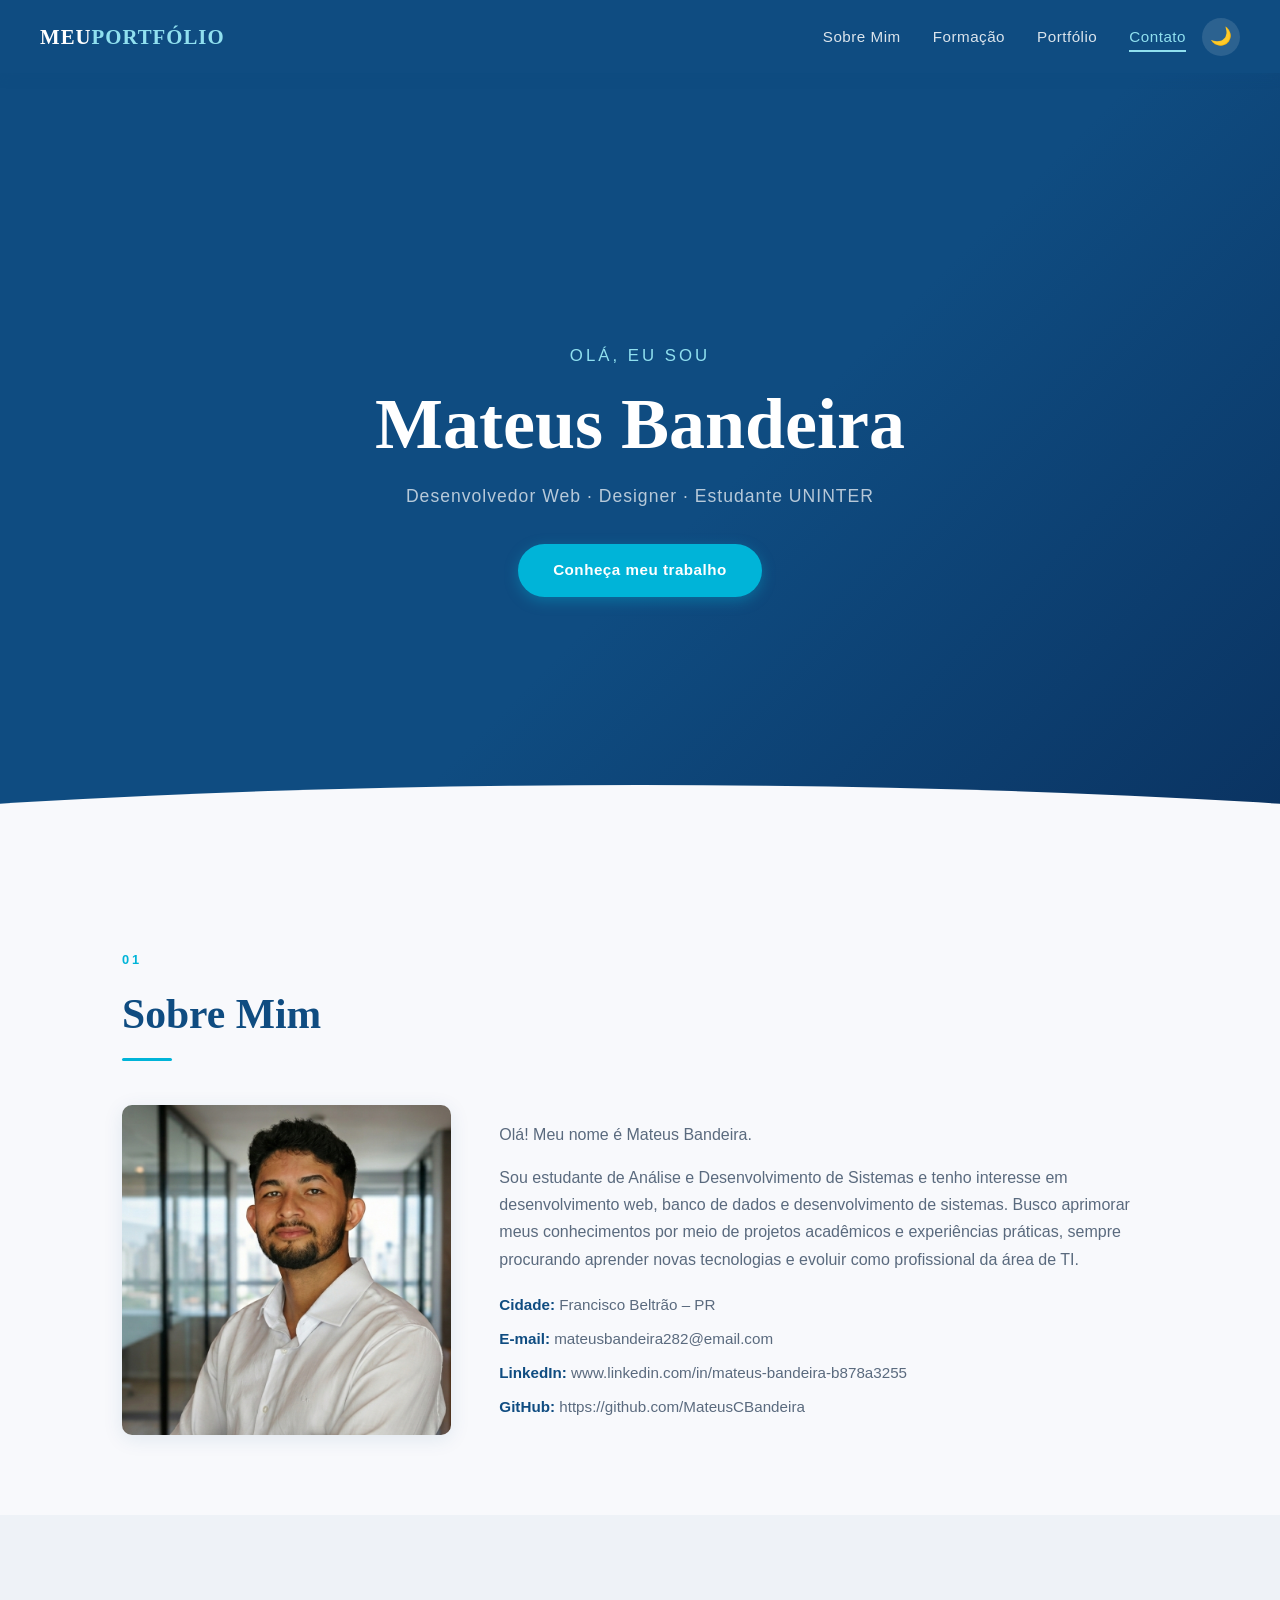
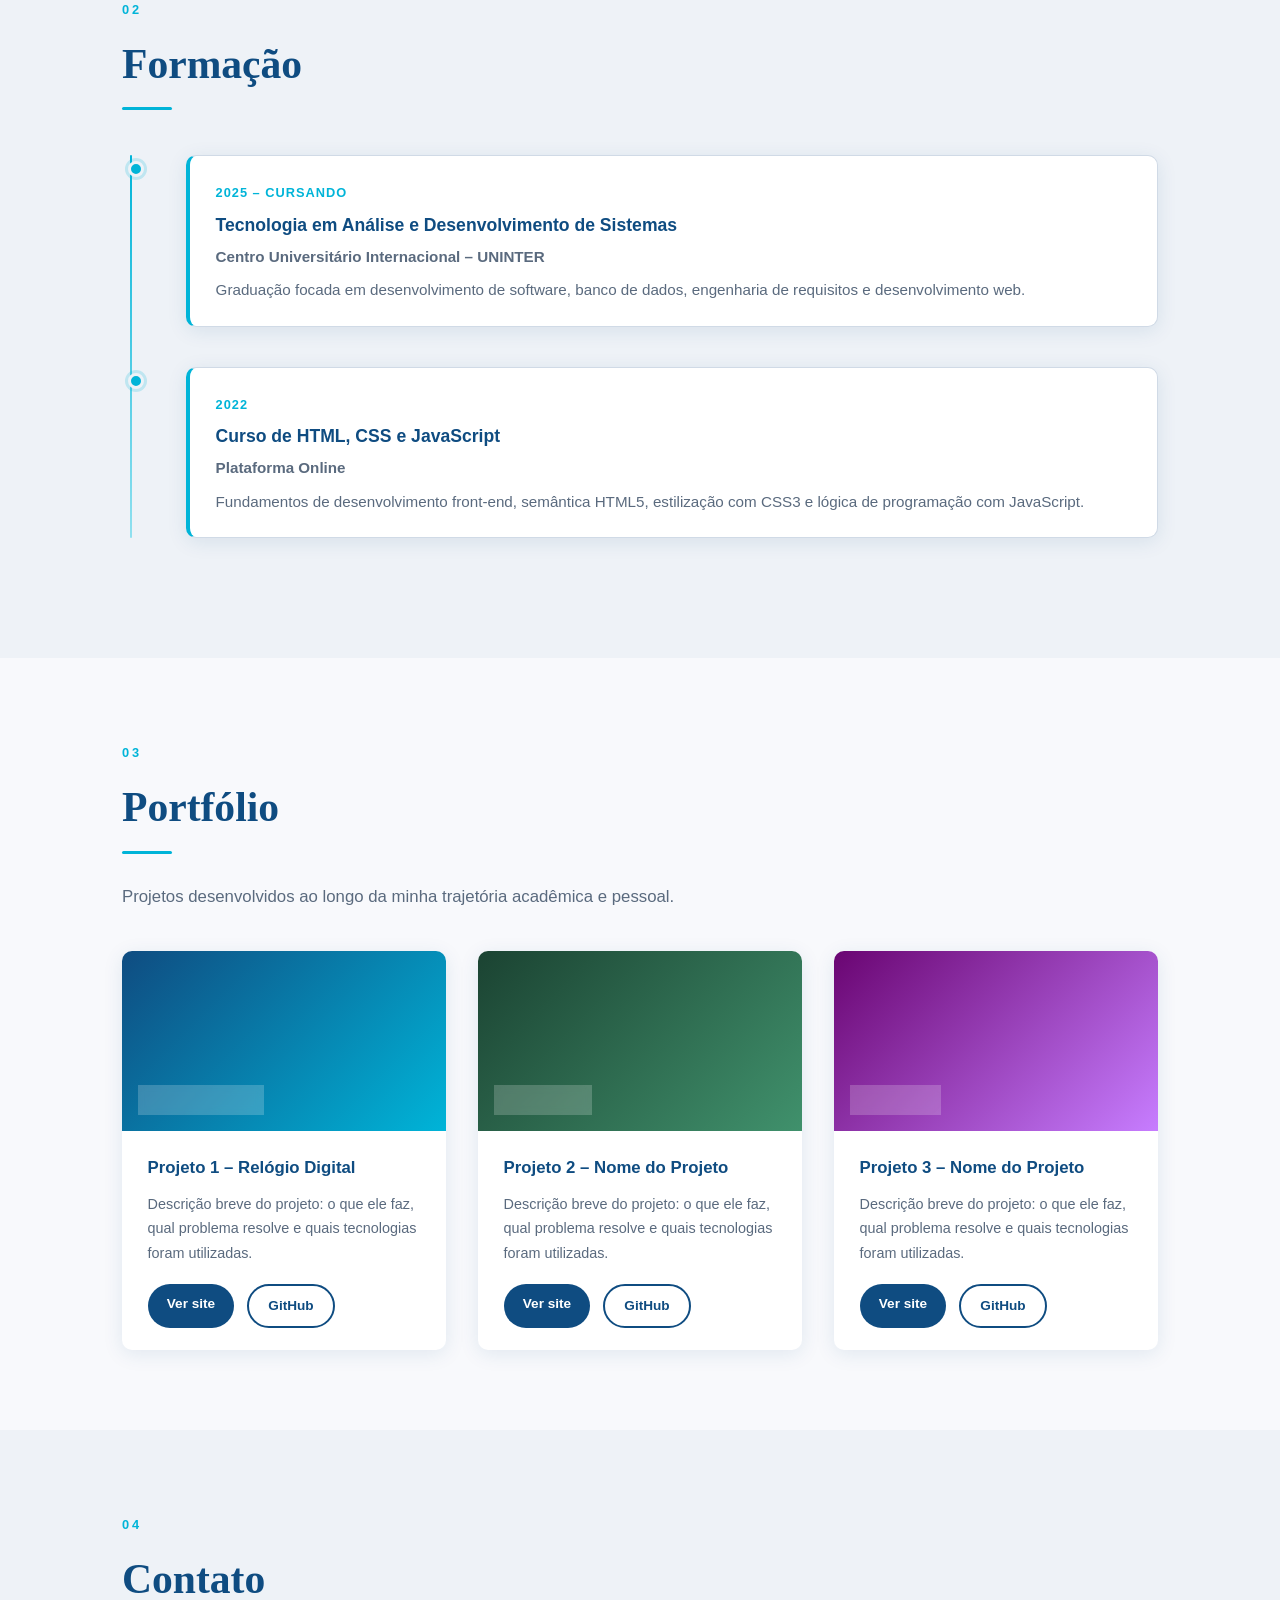
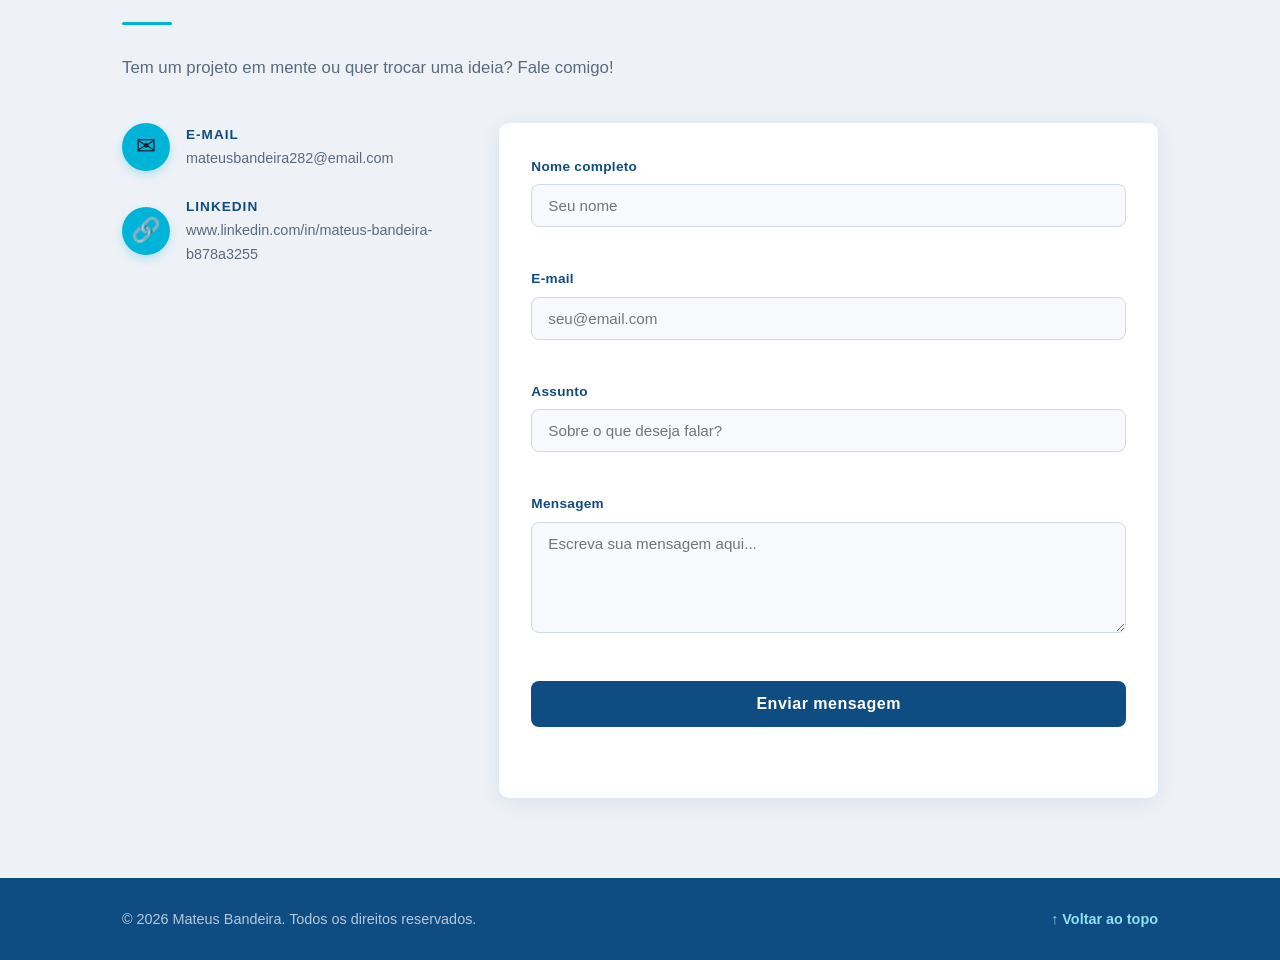
<file: index.html>
<!--
  Portfólio Pessoal - Mateus Bandeira
  Atividade Prática - Fundamentos da Programação Web (UNINTER)
  Estrutura: Single Page Website com navegação por âncoras.
  Tecnologias: HTML5, CSS3 e JavaScript  (sem frameworks/bibliotecas).
-->
<!DOCTYPE html>
<html lang="pt-BR">
<head>
  <meta charset="UTF-8" />
  <meta name="viewport" content="width=device-width, initial-scale=1.0" />
  <title>Portfólio Pessoal - Mateus Bandeira</title>
  <link rel="stylesheet" href="css/estilo.css" />
</head>
<body>

  <!-- ===========================
       NAVEGAÇÃO (menu fixo presente em todas as seções, exigência do item 3 do PDF)
  =========================== -->
  <header id="topo">
    <nav class="navbar">
      <div class="logo">MEU<span>PORTFÓLIO</span></div>
      <div class="nav-direita">
        <ul class="nav-links" id="navLinks">
          <li><a href="#sobre">Sobre Mim</a></li>
          <li><a href="#formacao">Formação</a></li>
          <li><a href="#portfolio">Portfólio</a></li>
          <li><a href="#contato">Contato</a></li>
        </ul>
        <button class="tema-toggle" id="temaToggle" aria-label="Alternar tema claro/escuro" title="Alternar tema">🌙</button>
        <button class="menu-toggle" id="menuToggle" aria-label="Abrir menu">&#9776;</button>
      </div>
    </nav>
  </header>

  <!-- ===========================
       HERO - Apresentação inicial
  =========================== -->
  <section class="hero">
    <div class="hero-content">
      <p class="hero-eyebrow">Olá, eu sou</p>
      <h1 class="hero-name">Mateus Bandeira</h1>
      <p class="hero-role">Desenvolvedor Web · Designer · Estudante UNINTER</p>
      <a href="#sobre" class="btn-primary">Conheça meu trabalho</a>
    </div>
    <div class="hero-shape"></div>
  </section>

  <!-- ===========================
       SEÇÃO 1: SOBRE MIM
       Informações pessoais, apresentação e contatos (exigência do item 4 do PDF)
  =========================== -->
 <section id="sobre" class="section">
  <div class="container">
    <span class="section-label">01</span>
    <h2 class="section-title">Sobre Mim</h2>
    <div class="sobre-grid">

      <div class="sobre-foto">
        <img src="img/foto de perfil.png" alt="Foto de Mateus Bandeira" class="foto-perfil">
      </div>

      <div class="sobre-texto">
        <p>Olá! Meu nome é Mateus Bandeira.</p>
        <p>Sou estudante de Análise e Desenvolvimento de Sistemas e tenho interesse em
desenvolvimento web, banco de dados e desenvolvimento de sistemas. Busco
aprimorar meus conhecimentos por meio de projetos acadêmicos e experiências
práticas, sempre procurando aprender novas tecnologias e evoluir como
profissional da área de TI.</p>
        <ul class="sobre-lista">
          <li><strong>Cidade:</strong> Francisco Beltrão – PR</li>
          <li><strong>E-mail:</strong> mateusbandeira282@email.com</li>
          <li><strong>LinkedIn:</strong> www.linkedin.com/in/mateus-bandeira-b878a3255</li>
          <li><strong>GitHub:</strong> https://github.com/MateusCBandeira</li>
        </ul>
      </div>

    </div>
  </div>
</section>

  <!-- ===========================
       SEÇÃO 2: FORMAÇÃO
       Linha do tempo com cursos e formação educacional (exigência do item 4 do PDF)
  =========================== -->
  <section id="formacao" class="section section-alt">
    <div class="container">
      <span class="section-label">02</span>
      <h2 class="section-title">Formação</h2>
      <div class="timeline">

        <div class="timeline-item">
          <div class="timeline-dot"></div>
          <div class="timeline-content">
            <span class="timeline-period">2025 – Cursando</span>
            <h3>Tecnologia em Análise e Desenvolvimento de Sistemas</h3>
            <p class="timeline-inst">Centro Universitário Internacional – UNINTER</p>
            <p>Graduação focada em desenvolvimento de software, banco de dados, engenharia de requisitos e desenvolvimento web.</p>
          </div>
        </div>

        <div class="timeline-item">
          <div class="timeline-dot"></div>
          <div class="timeline-content">
            <span class="timeline-period">2022</span>
            <h3>Curso de HTML, CSS e JavaScript</h3>
            <p class="timeline-inst">Plataforma Online </p>
            <p>Fundamentos de desenvolvimento front-end, semântica HTML5, estilização com CSS3 e lógica de programação com JavaScript.</p>
          </div>
        </div>

      </div>
    </div>
  </section>

  <!-- ===========================
       SEÇÃO 3: PORTFÓLIO
       Links para trabalhos/projetos já realizados (exigência do item 4 do PDF)
  =========================== -->
  <section id="portfolio" class="section">
    <div class="container">
      <span class="section-label">03</span>
      <h2 class="section-title">Portfólio</h2>
      <p class="section-subtitle">Projetos desenvolvidos ao longo da minha trajetória acadêmica e pessoal.</p>
      <div class="projetos-grid">

        <article class="projeto-card">
          <div class="projeto-img projeto-img-1">
            <span class="projeto-tag">HTML · CSS · JS</span>
          </div>
          <div class="projeto-info">
            <h3>Projeto 1 – Relógio Digital</h3>
            <p>Descrição breve do projeto: o que ele faz, qual problema resolve e quais tecnologias foram utilizadas.</p>
            <div class="projeto-links">
              <a href="https://mateuscbandeira.github.io/Relogiodigital/" target="_blank" class="btn-projeto">Ver site</a>
              <a href="https://github.com/MateusCBandeira/Relogiodigital" target="_blank" class="btn-projeto btn-outline">GitHub</a>
            </div>
          </div>
        </article>

        <article class="projeto-card">
          <div class="projeto-img projeto-img-2">
            <span class="projeto-tag">HTML · CSS</span>
          </div>
          <div class="projeto-info">
            <h3>Projeto 2 – Nome do Projeto</h3>
            <p>Descrição breve do projeto: o que ele faz, qual problema resolve e quais tecnologias foram utilizadas.</p>
            <div class="projeto-links">
              <a href="#" class="btn-projeto">Ver site</a>
              <a href="#" class="btn-projeto btn-outline">GitHub</a>
            </div>
          </div>
        </article>

        <article class="projeto-card">
          <div class="projeto-img projeto-img-3">
            <span class="projeto-tag">JavaScript</span>
          </div>
          <div class="projeto-info">
            <h3>Projeto 3 – Nome do Projeto</h3>
            <p>Descrição breve do projeto: o que ele faz, qual problema resolve e quais tecnologias foram utilizadas.</p>
            <div class="projeto-links">
              <a href="#" class="btn-projeto">Ver site</a>
              <a href="#" class="btn-projeto btn-outline">GitHub</a>
            </div>
          </div>
        </article>

      </div>
    </div>
  </section>

  <!-- ===========================
       SEÇÃO 4: CONTATO
       Formulário com nome, e-mail e mensagem.
       Validação e simulação de envio feitas em JavaScript (script.js),
       conforme exigência dos itens 4 e 5 do PDF.
  =========================== -->
  <section id="contato" class="section section-alt">
    <div class="container">
      <span class="section-label">04</span>
      <h2 class="section-title">Contato</h2>
      <p class="section-subtitle">Tem um projeto em mente ou quer trocar uma ideia? Fale comigo!</p>

      <div class="contato-wrapper">
        <div class="contato-info">
          <div class="contato-item">
            <div class="contato-icone">✉</div>
            <div>
              <strong>E-mail</strong>
              <p>mateusbandeira282@email.com</p>
            </div>
          </div>

          <div class="contato-item">
            <div class="contato-icone">🔗</div>
            <div>
              <strong>LinkedIn</strong>
              <p>www.linkedin.com/in/mateus-bandeira-b878a3255</p>
            </div>
          </div>
        </div>

        <form class="contato-form" id="contatoForm" novalidate>
          <div class="form-group">
            <label for="nome">Nome completo</label>
            <input type="text" id="nome" name="nome" placeholder="Seu nome" required />
            <span class="form-erro" id="erroNome"></span>
          </div>
          <div class="form-group">
            <label for="email">E-mail</label>
            <input type="email" id="email" name="email" placeholder="seu@email.com" required />
            <span class="form-erro" id="erroEmail"></span>
          </div>
          <div class="form-group">
            <label for="assunto">Assunto</label>
            <input type="text" id="assunto" name="assunto" placeholder="Sobre o que deseja falar?" required />
            <span class="form-erro" id="erroAssunto"></span>
          </div>
          <div class="form-group">
            <label for="mensagem">Mensagem</label>
            <textarea id="mensagem" name="mensagem" rows="5" placeholder="Escreva sua mensagem aqui..." required></textarea>
            <span class="form-erro" id="erroMensagem"></span>
          </div>
          <button type="submit" class="btn-enviar">Enviar mensagem</button>
          <p class="form-sucesso" id="formSucesso"></p>
        </form>
      </div>
    </div>
  </section>

  <!-- ===========================
       RODAPÉ
  =========================== -->
  <footer class="footer">
    <div class="container">
      <p>© <span id="anoAtual"></span> Mateus Bandeira. Todos os direitos reservados.</p>
      <a href="#topo" class="voltar-topo">↑ Voltar ao topo</a>
    </div>
  </footer>

  <script src="js/script.js"></script>
</body>
</html>
</file>
<file: css/estilo.css>
/* ===========================
   RESET & VARIÁVEIS
=========================== */
*, *::before, *::after {
  margin: 0;
  padding: 0;
  box-sizing: border-box;
}

:root {
  --cor-primaria: #0f4c81;
  --cor-acento: #00b4d8;
  --cor-acento-claro: #90e0ef;
  --cor-fundo: #f8f9fc;
  --cor-fundo-alt: #eef2f7;
  --cor-texto: #1a1a2e;
  --cor-texto-suave: #5a6a7e;
  --cor-branco: #ffffff;
  --cor-borda: #d0dae6;
  --fonte-titulo: 'Georgia', 'Times New Roman', serif;
  --fonte-corpo: 'Segoe UI', 'Arial', sans-serif;
  --sombra: 0 4px 20px rgba(15, 76, 129, 0.10);
  --sombra-hover: 0 8px 32px rgba(15, 76, 129, 0.18);
  --raio: 10px;
  --transicao: 0.3s ease;
}

html {
  scroll-behavior: smooth;
}

/* ===========================
   TEMA ESCURO
   Ativado via JS adicionando a classe "tema-escuro" na <body>.
   Sobrescreve as variáveis de cor mantendo toda a estrutura do CSS.
=========================== */
body.tema-escuro {
  --cor-fundo: #11141c;
  --cor-fundo-alt: #181c27;
  --cor-texto: #e8ebf2;
  --cor-texto-suave: #aab3c4;
  --cor-borda: #2c3344;
  --sombra: 0 4px 20px rgba(0, 0, 0, 0.35);
  --sombra-hover: 0 8px 32px rgba(0, 0, 0, 0.5);
}

/* Elementos que usam --cor-branco como cor de FUNDO (cards, formulário)
   recebem um fundo escuro específico, sem afetar o --cor-branco usado
   como cor de TEXTO (hero, botões, logo). */
body.tema-escuro .timeline-content,
body.tema-escuro .projeto-card,
body.tema-escuro .projeto-info,
body.tema-escuro .contato-form {
  background-color: #1c212e;
}

body.tema-escuro .hero-shape {
  background-color: var(--cor-fundo);
}

body.tema-escuro .form-group input,
body.tema-escuro .form-group textarea {
  background-color: #11141c;
  color: var(--cor-texto);
  border-color: var(--cor-borda);
}

body.tema-escuro .form-group input:focus,
body.tema-escuro .form-group textarea:focus {
  background-color: #1c212e;
}

body {
  transition: background-color var(--transicao), color var(--transicao);
}

body {
  font-family: var(--fonte-corpo);
  background-color: var(--cor-fundo);
  color: var(--cor-texto);
  line-height: 1.7;
  font-size: 16px;
}

a {
  color: inherit;
  text-decoration: none;
}

ul {
  list-style: none;
}

img {
  max-width: 100%;
  display: block;
}

/* ===========================
   CONTAINER
=========================== */
.container {
  max-width: 1100px;
  margin: 0 auto;
  padding: 0 2rem;
}

/* ===========================
   NAVBAR
=========================== */
.navbar {
  display: flex;
  align-items: center;
  justify-content: space-between;
  padding: 1.1rem 2.5rem;
  background-color: var(--cor-primaria);
  position: sticky;
  top: 0;
  z-index: 1000;
  box-shadow: 0 2px 12px rgba(15,76,129,0.25);
}

.logo {
  font-family: var(--fonte-titulo);
  font-size: 1.3rem;
  font-weight: bold;
  color: var(--cor-branco);
  letter-spacing: 1px;
}

.logo span {
  color: var(--cor-acento-claro);
}

.nav-links {
  display: flex;
  gap: 2rem;
}

.nav-direita {
  display: flex;
  align-items: center;
  gap: 0;
}

.nav-links a {
  color: rgba(255,255,255,0.85);
  font-size: 0.95rem;
  font-weight: 500;
  letter-spacing: 0.5px;
  padding: 0.3rem 0;
  border-bottom: 2px solid transparent;
  transition: color var(--transicao), border-color var(--transicao);
}

.nav-links a:hover {
  color: var(--cor-acento-claro);
  border-bottom-color: var(--cor-acento-claro);
}

.menu-toggle {
  display: none;
  background: none;
  border: none;
  color: var(--cor-branco);
  font-size: 1.6rem;
  cursor: pointer;
}

/* Botão de alternância de tema claro/escuro */
.tema-toggle {
  background: rgba(255,255,255,0.12);
  border: none;
  color: var(--cor-branco);
  font-size: 1.1rem;
  width: 38px;
  height: 38px;
  border-radius: 50%;
  cursor: pointer;
  display: flex;
  align-items: center;
  justify-content: center;
  transition: background-color var(--transicao), transform var(--transicao);
  margin-left: 1rem;
}

.tema-toggle:hover {
  background: rgba(255,255,255,0.25);
  transform: scale(1.08);
}

/* ===========================
   HERO
=========================== */
.hero {
  min-height: 88vh;
  background: linear-gradient(135deg, var(--cor-primaria) 55%, #0a3260 100%);
  display: flex;
  align-items: center;
  justify-content: center;
  text-align: center;
  padding: 4rem 2rem;
  position: relative;
  overflow: hidden;
}

.hero-shape {
  position: absolute;
  bottom: -60px;
  left: 50%;
  transform: translateX(-50%);
  width: 200%;
  height: 140px;
  background-color: var(--cor-fundo);
  border-radius: 50% 50% 0 0 / 100% 100% 0 0;
}

.hero-content {
  position: relative;
  z-index: 1;
}

.hero-eyebrow {
  color: var(--cor-acento-claro);
  font-size: 1.05rem;
  letter-spacing: 3px;
  text-transform: uppercase;
  margin-bottom: 0.8rem;
}

.hero-name {
  font-family: var(--fonte-titulo);
  font-size: clamp(2.5rem, 6vw, 4.5rem);
  color: var(--cor-branco);
  line-height: 1.15;
  margin-bottom: 1rem;
}

.hero-role {
  color: rgba(255,255,255,0.7);
  font-size: 1.1rem;
  margin-bottom: 2rem;
  letter-spacing: 1px;
}

.btn-primary {
  display: inline-block;
  background-color: var(--cor-acento);
  color: var(--cor-branco);
  padding: 0.85rem 2.2rem;
  border-radius: 50px;
  font-weight: 600;
  font-size: 0.95rem;
  letter-spacing: 0.5px;
  transition: background-color var(--transicao), transform var(--transicao), box-shadow var(--transicao);
  box-shadow: 0 4px 14px rgba(0,180,216,0.35);
}

.btn-primary:hover {
  background-color: #009ab8;
  transform: translateY(-2px);
  box-shadow: 0 8px 20px rgba(0,180,216,0.45);
}

/* ===========================
   SEÇÕES GERAIS
=========================== */
.section {
  padding: 5rem 0;
}

.section-alt {
  background-color: var(--cor-fundo-alt);
}

.section-label {
  display: inline-block;
  font-size: 0.8rem;
  font-weight: 700;
  letter-spacing: 3px;
  color: var(--cor-acento);
  text-transform: uppercase;
  margin-bottom: 0.5rem;
}

.section-title {
  font-family: var(--fonte-titulo);
  font-size: clamp(1.8rem, 4vw, 2.6rem);
  color: var(--cor-primaria);
  margin-bottom: 1rem;
  position: relative;
  padding-bottom: 0.8rem;
}

.section-title::after {
  content: '';
  display: block;
  width: 50px;
  height: 3px;
  background-color: var(--cor-acento);
  margin-top: 0.5rem;
  border-radius: 2px;
}

.section-subtitle {
  color: var(--cor-texto-suave);
  font-size: 1.05rem;
  margin-bottom: 2.5rem;
  max-width: 600px;
}

/* ===========================
   SOBRE MIM
=========================== */
.sobre-grid {
  display: grid;
  grid-template-columns: 1fr 2fr;
  gap: 3rem;
  align-items: center;
  margin-top: 2rem;
}

/* Foto de perfil real */
.foto-perfil {
  width: 100%;
  max-width: 380px;
  border-radius: var(--raio);
  box-shadow: var(--sombra);
  display: block;
  margin: 0 auto;
  object-fit: cover;
  aspect-ratio: 1;
}

.sobre-texto p {
  color: var(--cor-texto-suave);
  margin-bottom: 1rem;
  font-size: 1rem;
}

.sobre-lista {
  margin-top: 1.2rem;
  display: flex;
  flex-direction: column;
  gap: 0.5rem;
}

.sobre-lista li {
  color: var(--cor-texto-suave);
  font-size: 0.95rem;
}

.sobre-lista li strong {
  color: var(--cor-primaria);
}

/* ===========================
   TIMELINE – FORMAÇÃO
=========================== */
.timeline {
  position: relative;
  margin-top: 2rem;
  padding-left: 2rem;
}

.timeline::before {
  content: '';
  position: absolute;
  left: 8px;
  top: 0;
  bottom: 0;
  width: 2px;
  background: linear-gradient(to bottom, var(--cor-acento), var(--cor-acento-claro));
  border-radius: 2px;
}

.timeline-item {
  position: relative;
  margin-bottom: 2.5rem;
  padding-left: 2rem;
}

.timeline-dot {
  position: absolute;
  left: -26px;
  top: 6px;
  width: 16px;
  height: 16px;
  background-color: var(--cor-acento);
  border: 3px solid var(--cor-fundo-alt);
  border-radius: 50%;
  box-shadow: 0 0 0 3px rgba(0,180,216,0.2);
}

.timeline-content {
  background-color: var(--cor-branco);
  border: 1px solid var(--cor-borda);
  border-left: 4px solid var(--cor-acento);
  border-radius: var(--raio);
  padding: 1.4rem 1.6rem;
  box-shadow: var(--sombra);
  transition: box-shadow var(--transicao), transform var(--transicao);
}

.timeline-content:hover {
  box-shadow: var(--sombra-hover);
  transform: translateX(4px);
}

.timeline-period {
  display: inline-block;
  font-size: 0.8rem;
  font-weight: 700;
  color: var(--cor-acento);
  letter-spacing: 1px;
  text-transform: uppercase;
  margin-bottom: 0.4rem;
}

.timeline-content h3 {
  font-size: 1.1rem;
  color: var(--cor-primaria);
  margin-bottom: 0.2rem;
}

.timeline-inst {
  font-size: 0.85rem;
  color: var(--cor-acento);
  font-weight: 600;
  margin-bottom: 0.5rem;
}

.timeline-content p {
  color: var(--cor-texto-suave);
  font-size: 0.95rem;
}

/* ===========================
   PORTFÓLIO
=========================== */
.projetos-grid {
  display: grid;
  grid-template-columns: repeat(auto-fit, minmax(300px, 1fr));
  gap: 2rem;
  margin-top: 1rem;
}

.projeto-card {
  background-color: var(--cor-branco);
  border-radius: var(--raio);
  box-shadow: var(--sombra);
  overflow: hidden;
  transition: box-shadow var(--transicao), transform var(--transicao);
}

.projeto-card:hover {
  box-shadow: var(--sombra-hover);
  transform: translateY(-5px);
}

.projeto-img {
  height: 180px;
  display: flex;
  align-items: flex-end;
  padding: 1rem;
}

.projeto-img-1 {
  background: linear-gradient(135deg, #0f4c81, #00b4d8);
}

.projeto-img-2 {
  background: linear-gradient(135deg, #1b4332, #40916c);
}

.projeto-img-3 {
  background: linear-gradient(135deg, #6a0572, #c77dff);
}

.projeto-tag {
  background-color: rgba(255,255,255,0.2);
  color: var(--cor-branco);
  font-size: 0.75rem;
  font-weight: 600;
  padding: 0.3rem 0.8rem;
  border-radius: 50px;
  letter-spacing: 0.5px;
  backdrop-filter: blur(4px);
}

.projeto-info {
  padding: 1.4rem 1.6rem;
}

.projeto-info h3 {
  font-size: 1.05rem;
  color: var(--cor-primaria);
  margin-bottom: 0.6rem;
}

.projeto-info p {
  color: var(--cor-texto-suave);
  font-size: 0.9rem;
  margin-bottom: 1.2rem;
}

.projeto-links {
  display: flex;
  gap: 0.8rem;
}

.btn-projeto {
  display: inline-block;
  padding: 0.5rem 1.2rem;
  border-radius: 50px;
  font-size: 0.85rem;
  font-weight: 600;
  background-color: var(--cor-primaria);
  color: var(--cor-branco);
  transition: background-color var(--transicao), transform var(--transicao);
}

.btn-projeto:hover {
  background-color: var(--cor-acento);
  transform: translateY(-1px);
}

.btn-outline {
  background-color: transparent;
  border: 2px solid var(--cor-primaria);
  color: var(--cor-primaria);
}

.btn-outline:hover {
  background-color: var(--cor-primaria);
  color: var(--cor-branco);
}

/* ===========================
   CONTATO
=========================== */
.contato-wrapper {
  display: grid;
  grid-template-columns: 1fr 2fr;
  gap: 3rem;
  margin-top: 2rem;
  align-items: start;
}

.contato-info {
  display: flex;
  flex-direction: column;
  gap: 1.5rem;
}

.contato-item {
  display: flex;
  align-items: center;
  gap: 1rem;
}

.contato-icone {
  font-size: 1.5rem;
  width: 48px;
  height: 48px;
  background-color: var(--cor-acento);
  border-radius: 50%;
  display: flex;
  align-items: center;
  justify-content: center;
  flex-shrink: 0;
  box-shadow: 0 4px 10px rgba(0,180,216,0.25);
}

.contato-item strong {
  display: block;
  font-size: 0.85rem;
  color: var(--cor-primaria);
  text-transform: uppercase;
  letter-spacing: 1px;
}

.contato-item p {
  color: var(--cor-texto-suave);
  font-size: 0.9rem;
  margin: 0;
}

/* FORMULÁRIO */
.contato-form {
  background-color: var(--cor-branco);
  border-radius: var(--raio);
  padding: 2rem;
  box-shadow: var(--sombra);
}

.form-group {
  margin-bottom: 1.2rem;
  display: flex;
  flex-direction: column;
}

.form-group label {
  font-size: 0.85rem;
  font-weight: 600;
  color: var(--cor-primaria);
  margin-bottom: 0.4rem;
  letter-spacing: 0.3px;
}

.form-group input,
.form-group textarea {
  padding: 0.75rem 1rem;
  border: 1.5px solid var(--cor-borda);
  border-radius: 8px;
  font-family: var(--fonte-corpo);
  font-size: 0.95rem;
  color: var(--cor-texto);
  background-color: var(--cor-fundo);
  transition: border-color var(--transicao), box-shadow var(--transicao);
  outline: none;
  resize: vertical;
}

.form-group input:focus,
.form-group textarea:focus {
  border-color: var(--cor-acento);
  box-shadow: 0 0 0 3px rgba(0,180,216,0.15);
  background-color: var(--cor-branco);
}

.form-erro {
  font-size: 0.78rem;
  color: #e63946;
  margin-top: 0.3rem;
  min-height: 1rem;
}

.btn-enviar {
  width: 100%;
  padding: 0.9rem;
  background-color: var(--cor-primaria);
  color: var(--cor-branco);
  border: none;
  border-radius: 8px;
  font-size: 1rem;
  font-weight: 600;
  cursor: pointer;
  letter-spacing: 0.5px;
  transition: background-color var(--transicao), transform var(--transicao), box-shadow var(--transicao);
  margin-top: 0.5rem;
}

.btn-enviar:hover {
  background-color: var(--cor-acento);
  transform: translateY(-2px);
  box-shadow: 0 6px 18px rgba(0,180,216,0.3);
}

.form-sucesso {
  text-align: center;
  color: #2d6a4f;
  font-weight: 600;
  font-size: 0.95rem;
  margin-top: 1rem;
  min-height: 1.4rem;
}

/* ===========================
   RODAPÉ
=========================== */
.footer {
  background-color: var(--cor-primaria);
  color: rgba(255,255,255,0.7);
  padding: 1.8rem 2.5rem;
}

.footer .container {
  display: flex;
  justify-content: space-between;
  align-items: center;
  flex-wrap: wrap;
  gap: 0.5rem;
}

.footer p {
  font-size: 0.9rem;
}

.voltar-topo {
  font-size: 0.9rem;
  color: var(--cor-acento-claro);
  font-weight: 600;
  transition: color var(--transicao);
}

.voltar-topo:hover {
  color: var(--cor-branco);
}

/* ===========================
   RESPONSIVO
=========================== */
@media (max-width: 768px) {
  .menu-toggle {
    display: block;
  }

  .nav-links {
    display: none;
    flex-direction: column;
    position: absolute;
    top: 60px;
    left: 0;
    width: 100%;
    background-color: var(--cor-primaria);
    padding: 1.5rem 2rem;
    gap: 1.2rem;
    box-shadow: 0 8px 20px rgba(0,0,0,0.2);
  }

  .nav-links.aberto {
    display: flex;
  }

  .nav-direita {
    position: relative;
  }

  .navbar {
    position: relative;
  }

  .sobre-grid,
  .contato-wrapper {
    grid-template-columns: 1fr;
  }

  .foto-perfil {
    max-width: 200px;
  }

  .hero-shape {
    height: 80px;
    bottom: -40px;
  }

  .footer .container {
    flex-direction: column;
    text-align: center;
  }
}

@media (max-width: 480px) {
  .section {
    padding: 3.5rem 0;
  }

  .projetos-grid {
    grid-template-columns: 1fr;
  }

  .projeto-links {
    flex-direction: column;
  }

  .btn-projeto {
    text-align: center;
  }
}

/* ===========================
   ANIMAÇÕES DE ENTRADA
=========================== */
.fade-in {
  opacity: 0;
  transform: translateY(24px);
  transition: opacity 0.65s ease, transform 0.65s ease;
}

.fade-in.visivel {
  opacity: 1;
  transform: translateY(0);
}

@media (prefers-reduced-motion: reduce) {
  .fade-in {
    opacity: 1;
    transform: none;
    transition: none;
  }
}
</file>
